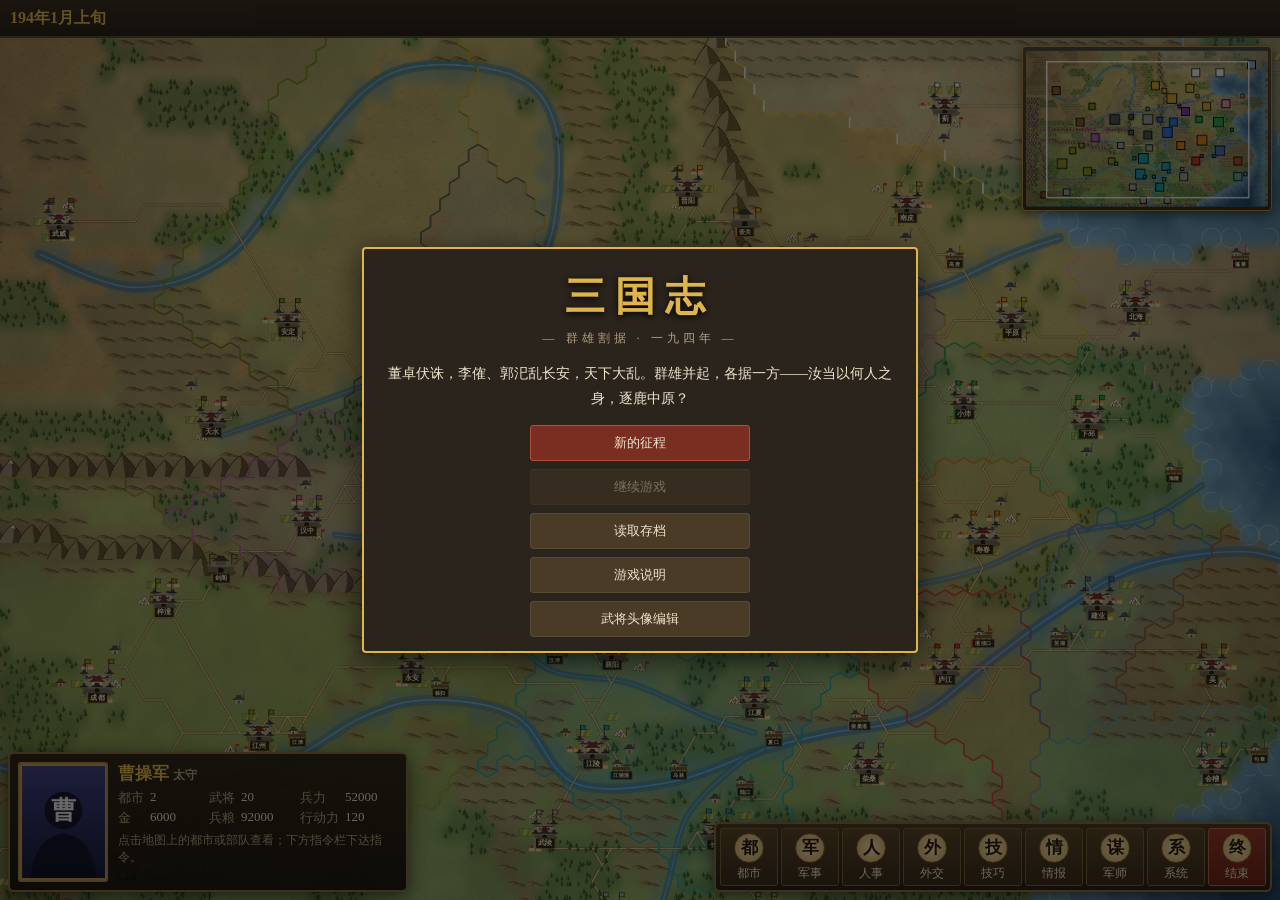
<file: index.html>
<!doctype html>
<html lang="zh-CN">
<head>
<meta charset="utf-8">
<meta name="viewport" content="width=device-width, initial-scale=1">
<title>三国志 · 群雄割据</title>
<link rel="stylesheet" href="css/style.css">
</head>
<body>
<div id="app">
  <header id="topbar">
    <div class="tb-left">
      <span id="tb-date" class="tb-date">—</span>
      <span id="tb-faction" class="tb-faction">—</span>
    </div>
    <div class="tb-stats" id="tb-stats"></div>
  </header>
  <main id="main">
    <div id="mapwrap">
      <canvas id="map"></canvas>
      <div id="tooltip" class="hidden"></div>
      <div id="ticker"></div>
      <div id="minimap-wrap"><canvas id="minimap" width="300" height="195"></canvas></div>
      <div id="log" class="hidden"></div>
      <div id="infocard"></div>
      <div id="unitmenu" class="hidden"></div>
      <div id="submenu" class="hidden"></div>
      <nav id="cmdbar"></nav>
      <div id="toast-area"></div>
      <div id="cutin-area"></div>
      <div id="advisor" class="hidden"></div>
    </div>
  </main>
</div>
<div id="modal-bg" class="hidden"><div id="modal"></div></div>

<script src="js/util.js"></script>
<script src="js/portraits.js"></script>
<script src="js/data/cities.js"></script>
<script src="js/data/officers.js"></script>
<script src="js/data/scenario.js"></script>
<script src="js/rules.js"></script>
<script src="js/map.js"></script>
<script src="js/state.js"></script>
<script src="js/ranks.js"></script>
<script src="js/tech.js"></script>
<script src="js/combat.js"></script>
<script src="js/units.js"></script>
<script src="js/works.js"></script>
<script src="js/forts.js"></script>
<script src="js/domestic.js"></script>
<script src="js/diplomacy.js"></script>
<script src="js/events.js"></script>
<script src="js/ai.js"></script>
<script src="js/turn.js"></script>
<script src="js/render.js"></script>
<script src="js/render_terrain.js"></script>
<script src="js/render_sprites.js"></script>
<script src="js/cutin.js"></script>
<script src="js/duel_debate.js"></script>
<script src="js/advisor.js"></script>
<script src="js/ui.js"></script>
<script src="js/ui_dialogs.js"></script>
<script src="js/ui_dialogs2.js"></script>
<script src="js/ui_layout.js"></script>
<script src="js/main.js"></script>
</body>
</html>
</file>
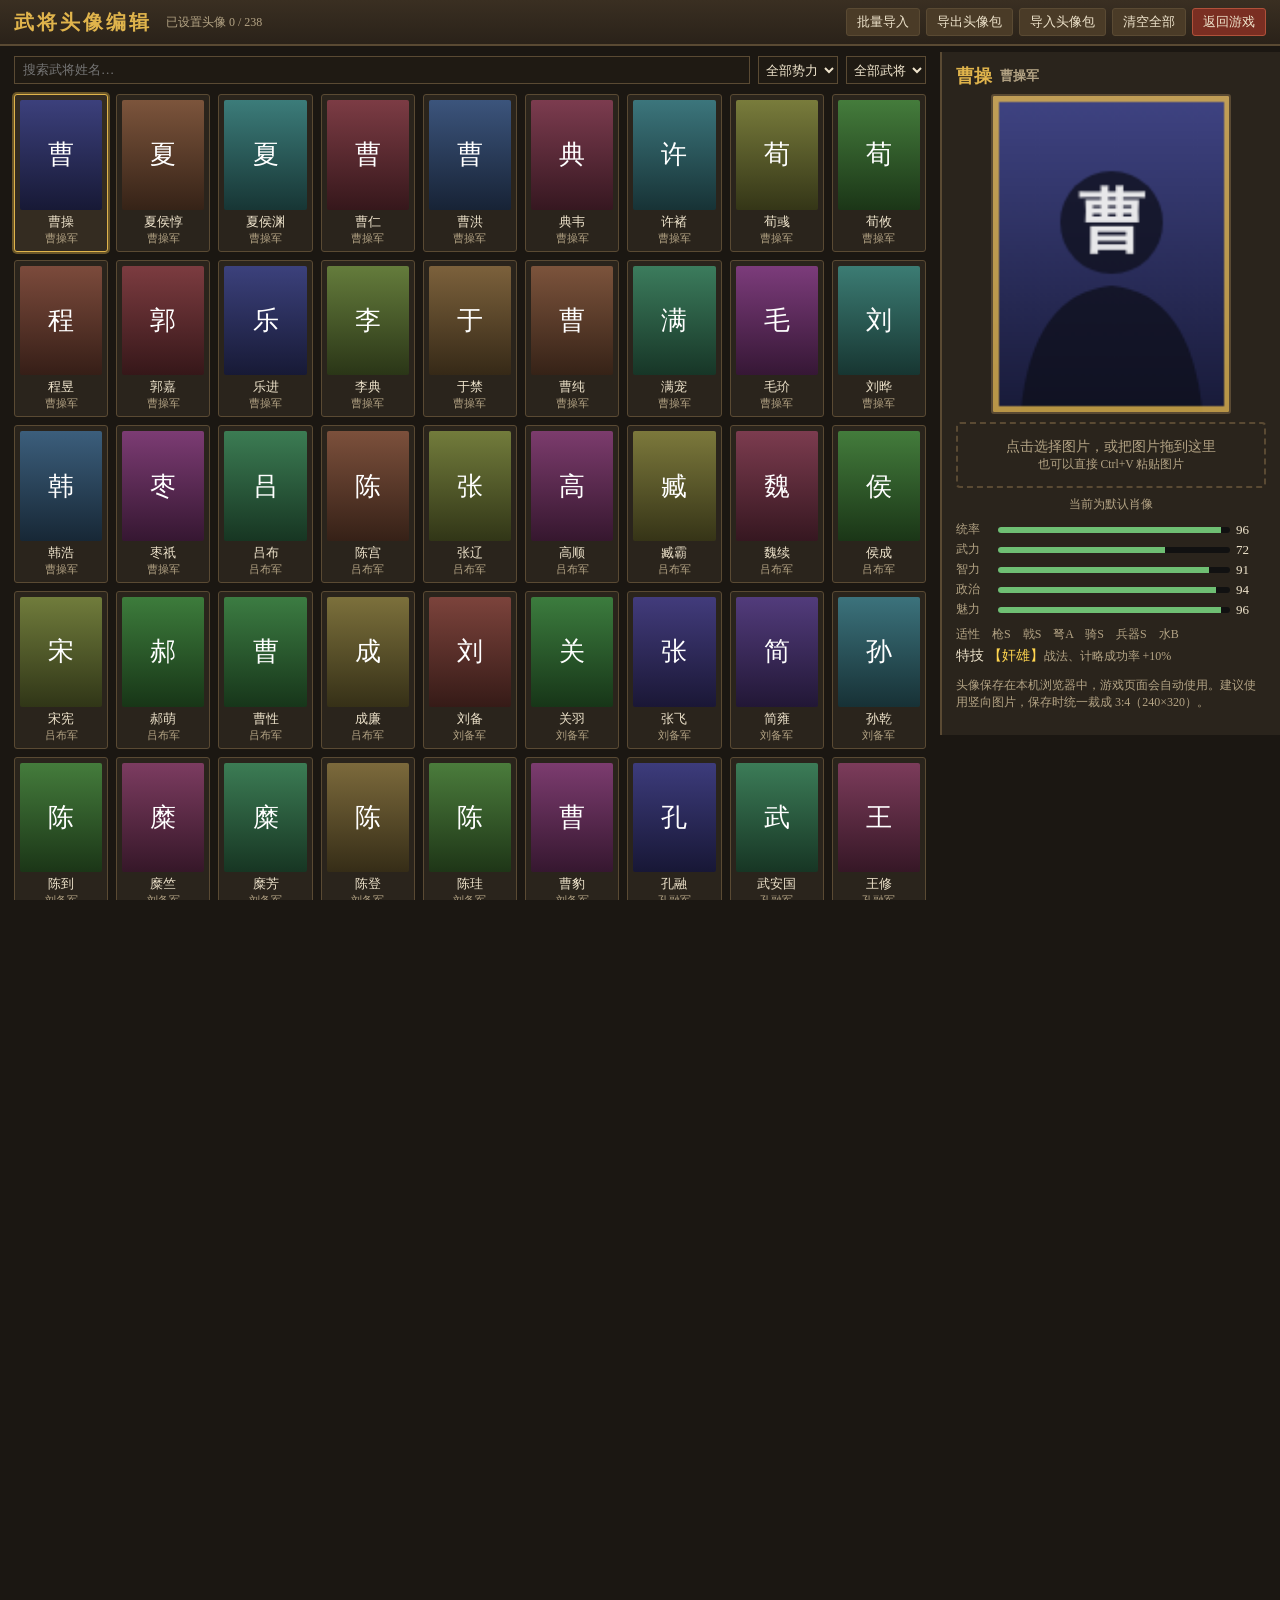
<file: editor.html>
<!doctype html>
<html lang="zh-CN">
<head>
<meta charset="utf-8">
<meta name="viewport" content="width=device-width, initial-scale=1">
<title>武将头像编辑</title>
<link rel="stylesheet" href="css/style.css">
<link rel="stylesheet" href="css/editor.css">
</head>
<body class="editor">
<header class="ed-top">
  <h1>武将头像编辑</h1>
  <span class="muted" id="ed-count"></span>
  <div class="ed-actions">
    <button id="btn-batch" title="一次选择多张图片，文件名为武将姓名（如 关羽.png）即自动匹配">批量导入</button>
    <input type="file" id="f-batch" accept="image/*" multiple hidden>
    <button id="btn-export" title="把全部自定义头像导出为一个文件，便于备份或分享">导出头像包</button>
    <button id="btn-import" title="导入之前导出的头像包">导入头像包</button>
    <input type="file" id="f-pack" accept=".json,application/json" hidden>
    <button id="btn-clear">清空全部</button>
    <a class="btn primary" href="index.html">返回游戏</a>
  </div>
</header>
<main class="ed-main">
  <section class="ed-list">
    <div class="ed-filters">
      <input id="q" type="search" placeholder="搜索武将姓名…">
      <select id="fac"></select>
      <select id="has">
        <option value="all">全部武将</option>
        <option value="yes">已有头像</option>
        <option value="no">尚无头像</option>
      </select>
    </div>
    <div id="grid" class="ed-grid"></div>
  </section>
  <aside class="ed-detail" id="detail"></aside>
</main>
<div id="toast-area"></div>
<script src="js/util.js"></script>
<script src="js/data/officers.js"></script>
<script src="js/data/scenario.js"></script>
<script src="js/rules.js"></script>
<script src="js/state.js"></script>
<script src="js/portraits.js"></script>
<script src="js/editor.js"></script>
</body>
</html>
</file>
<file: css/style.css>
:root {
  --bg: #1b1712;
  --panel: #2a241c;
  --panel2: #342c21;
  --line: #5a4a33;
  --text: #efe4cc;
  --dim: #b3a384;
  --gold: #e0b44c;
  --red: #d9534f;
  --green: #6fbf73;
  --blue: #5b9bd5;
  --btn: #4a3b27;
  --btn-h: #604c31;
}
* { box-sizing: border-box; }
html, body { margin: 0; height: 100%; background: var(--bg); color: var(--text);
  font-family: "Noto Serif SC", "Songti SC", "SimSun", "Microsoft YaHei", serif; font-size: 14px; overflow: hidden; }
button { font-family: inherit; font-size: 13px; color: var(--text); background: var(--btn);
  border: 1px solid var(--line); border-radius: 3px; padding: 4px 10px; cursor: pointer; }
button:hover:not(:disabled) { background: var(--btn-h); border-color: var(--gold); }
button:disabled { opacity: .4; cursor: default; }
button.primary { background: #7a2e22; border-color: #b0513a; }
a.btn { display: inline-block; font-size: 13px; color: var(--text); background: var(--btn); border: 1px solid var(--line); border-radius: 3px; padding: 4px 10px; text-decoration: none; text-align: center; }
a.btn:hover { background: var(--btn-h); border-color: var(--gold); }
button.primary:hover:not(:disabled) { background: #963a2b; }
button.sel { border-color: var(--gold); background: #6d5630; }
input[type=range] { width: 100%; }
.row input[type=range] { flex: 1; width: auto; min-width: 120px; }
select, input[type=number] { background: #1f1a13; color: var(--text); border: 1px solid var(--line); padding: 3px; font-family: inherit; }

#app { display: flex; flex-direction: column; height: 100%; }
#topbar { display: flex; align-items: center; gap: 12px; padding: 6px 10px; background: linear-gradient(#3a2f22, #2a2219);
  border-bottom: 2px solid var(--line); flex-wrap: wrap; }
.tb-left { display: flex; gap: 10px; align-items: center; }
.tb-date { font-weight: bold; color: var(--gold); font-size: 16px; min-width: 150px; }
.tb-faction { padding: 2px 10px; border-radius: 3px; font-weight: bold; }
.tb-stats { display: flex; gap: 14px; flex: 1; color: var(--dim); flex-wrap: wrap; }
.tb-stats b { color: var(--text); }
.tb-right { display: flex; gap: 6px; }

#main { flex: 1; display: flex; min-height: 0; }
#topbar { min-height: 38px; }
#mapwrap { flex: 1; position: relative; overflow: hidden; background: #1d3a57; }
#map { display: block; width: 100%; height: 100%; cursor: grab; }
#map.dragging { cursor: grabbing; }
#minimap { width: 100%; height: auto; border-top: 2px solid var(--line); cursor: pointer; background: #1d3a57; }

#tooltip { position: absolute; pointer-events: none; background: rgba(20,16,11,.92); border: 1px solid var(--line);
  padding: 4px 8px; border-radius: 3px; font-size: 12px; white-space: nowrap; z-index: 5; }
.hidden { display: none !important; }
body.pregame .tb-stats, body.pregame .tb-right, body.pregame .tb-faction { visibility: hidden; }

#log { position: absolute; right: 8px; top: 186px; width: 330px; max-width: calc(100% - 16px); max-height: 40vh; overflow-y: auto; z-index: 4;
  background: rgba(20,16,11,.9); border: 1px solid var(--line); border-radius: 3px; padding: 4px 8px; font-size: 12px; line-height: 1.55; }
#log .l-bad { color: #ff8a80; }
#log .l-good { color: #a5d6a7; }
#log .l-war { color: #ffcc80; }
#log .l-dim { color: var(--dim); }
#toast-area { position: absolute; top: 12px; left: 50%; transform: translateX(-50%); display: flex; flex-direction: column; gap: 6px; align-items: center; z-index: 6; pointer-events: none; }
.toast { background: rgba(40,30,20,.95); border: 1px solid var(--gold); padding: 8px 18px; border-radius: 4px; font-size: 15px;
  animation: fadeout 2.8s forwards; }
@keyframes fadeout { 0%, 75% { opacity: 1; } 100% { opacity: 0; } }

/* panel */
h2 { margin: 0 0 6px; font-size: 18px; color: var(--gold); display: flex; align-items: center; gap: 8px; }
h3 { margin: 10px 0 4px; font-size: 14px; color: var(--gold); border-bottom: 1px solid var(--line); padding-bottom: 2px; }
.chip { display: inline-block; padding: 0 6px; border-radius: 2px; font-size: 12px; color: #fff; }
.kv { display: grid; grid-template-columns: auto 1fr auto 1fr; gap: 2px 8px; font-size: 13px; }
.kv span:nth-child(odd) { color: var(--dim); }
.bar { height: 6px; background: #111; border-radius: 3px; overflow: hidden; margin: 1px 0 3px; }
.bar > i { display: block; height: 100%; background: var(--green); }
.cmds { display: grid; grid-template-columns: repeat(3, 1fr); gap: 4px; margin-top: 6px; }
.cmds button { padding: 5px 2px; }
.cmd-group { font-size: 12px; color: var(--dim); margin-top: 8px; }
.olist { width: 100%; border-collapse: collapse; font-size: 12px; }
.olist th { color: var(--dim); font-weight: normal; text-align: right; padding: 1px 3px; border-bottom: 1px solid var(--line); position: sticky; top: 0; background: var(--panel2); }
.olist td { text-align: right; padding: 2px 3px; border-bottom: 1px solid #3a3226; }
.olist td:first-child, .olist th:first-child { text-align: left; }
.olist tr.acted td { color: #8c7d63; }
.olist tr.pick { cursor: pointer; }
.olist tr.pick:hover td { background: #3d3325; }
.olist tr.chosen td { background: #5b4424; }
.facs { display: flex; flex-wrap: wrap; gap: 4px; }
.fac { background: var(--panel2); border: 1px solid var(--line); padding: 1px 6px; border-radius: 2px; font-size: 12px; }
.fac.building { border-style: dashed; color: var(--dim); }
.muted { color: var(--dim); font-size: 12px; }
.warn { color: #ff8a80; }
.good { color: #a5d6a7; }
.skill { color: #ffd54f; }
.av { width: 20px; height: 26px; object-fit: cover; border-radius: 2px; vertical-align: middle; margin-right: 4px; display: inline-block; }
.av.ph { background: linear-gradient(hsl(var(--h),35%,38%), hsl(var(--h),40%,18%)); color: #fff; font-size: 12px; line-height: 26px; text-align: center; }
.pts { display: flex; gap: 6px; margin: 4px 0 8px; }
.pts figure { margin: 0; text-align: center; font-size: 11px; color: var(--dim); }
.pts img { width: 60px; height: 80px; object-fit: cover; border: 1px solid var(--line); border-radius: 2px; display: block; }
.duel-pts { display: flex; justify-content: space-around; align-items: center; margin-bottom: 8px; }
.duel-pts img { width: 96px; height: 128px; object-fit: cover; border: 2px solid var(--gold); border-radius: 3px; display: block; }
.duel-pts figure { margin: 0; text-align: center; }
#cutin-area { position: absolute; inset: 0; pointer-events: none; z-index: 7; overflow: hidden; }
.cutin { position: absolute; left: 0; top: 22%; display: flex; align-items: flex-end; animation: ci-in .28s ease-out; }
.cutin img { width: 150px; height: 200px; object-fit: cover; border: 3px solid var(--c); border-radius: 3px; box-shadow: 0 6px 24px rgba(0,0,0,.6); position: relative; z-index: 1; margin-left: 24px; }
.cutin .ci-band { background: linear-gradient(90deg, rgba(20,14,8,.95), rgba(20,14,8,.7) 70%, transparent); border-top: 2px solid var(--c); border-bottom: 2px solid var(--c);
  padding: 8px 60px 8px 22px; margin-left: -10px; margin-bottom: 18px; min-width: 300px; }
.cutin .ci-title { font-size: 28px; font-weight: bold; color: var(--c); text-shadow: 0 2px 4px #000; letter-spacing: 2px; }
.cutin .ci-name { font-size: 14px; color: var(--dim); }
.cutin .ci-line { font-size: 17px; color: #fff; margin-top: 2px; }
.cutin.big img { width: 190px; height: 253px; }
.cutin.big .ci-title { font-size: 36px; }
.cutin.foe { left: auto; right: 0; flex-direction: row-reverse; animation-name: ci-in-r; }
.cutin.foe img { margin-left: 0; margin-right: 24px; }
.cutin.foe .ci-band { margin-left: 0; margin-right: -10px; padding: 8px 22px 8px 60px; text-align: right; background: linear-gradient(270deg, rgba(40,10,8,.95), rgba(40,10,8,.7) 70%, transparent); }
.cutin.out { transition: opacity .28s, transform .28s; opacity: 0; transform: translateX(-40px); }
.cutin.foe.out { transform: translateX(40px); }
@keyframes ci-in { from { transform: translateX(-110%); opacity: 0; } to { transform: none; opacity: 1; } }
@keyframes ci-in-r { from { transform: translateX(110%); opacity: 0; } to { transform: none; opacity: 1; } }
.toast.rep { display: flex; gap: 10px; align-items: center; text-align: left; font-size: 14px; max-width: 460px; }
.toast.rep img { width: 42px; height: 56px; object-fit: cover; border: 1px solid var(--gold); border-radius: 2px; }
#advisor { position: absolute; top: 10px; left: 10px; width: 420px; max-width: calc(100% - 20px); display: flex; gap: 10px; z-index: 6;
  background: rgba(30,24,16,.94); border: 1px solid var(--gold); border-radius: 4px; padding: 8px; box-shadow: 0 4px 18px rgba(0,0,0,.5); }
#advisor > img { width: 72px; height: 96px; object-fit: cover; border: 1px solid var(--line); border-radius: 2px; flex-shrink: 0; }
#advisor .ad-body { flex: 1; min-width: 0; }
#advisor .ad-head { display: flex; gap: 8px; align-items: baseline; }
#advisor .ad-head b { color: var(--gold); }
#advisor .ad-x { margin-left: auto; padding: 0 6px; }
#advisor ul { margin: 4px 0; padding-left: 18px; font-size: 13px; line-height: 1.55; }
#advisor li.go { cursor: pointer; }
#advisor li.go:hover { color: var(--gold); text-decoration: underline; }
#advisor li.urgent { color: #ff8a80; }
#advisor .ad-auto { font-size: 11px; }
.evt-pts { display: flex; gap: 10px; justify-content: center; margin-bottom: 8px; }
.evt-pts figure { margin: 0; text-align: center; font-size: 12px; color: var(--dim); }
.evt-pts img { width: 84px; height: 112px; object-fit: cover; border: 2px solid var(--gold); border-radius: 3px; display: block; }
@media (max-width: 800px) { .cutin img { width: 100px; height: 133px; } .cutin .ci-title { font-size: 20px; } #advisor { width: calc(100% - 20px); } }
.rank { color: #90caf9; font-size: 10px; margin-left: 3px; }
.evt { line-height: 1.9; max-width: 560px; }

/* modal */
#modal-bg { position: fixed; inset: 0; background: rgba(0,0,0,.55); display: flex; align-items: center; justify-content: center; z-index: 20; }
#modal { background: var(--panel); border: 2px solid var(--gold); border-radius: 4px; min-width: 360px; max-width: min(900px, 96vw);
  max-height: 90vh; overflow-y: auto; padding: 14px 16px; box-shadow: 0 6px 30px rgba(0,0,0,.6); }
#modal .foot { display: flex; justify-content: flex-end; gap: 8px; margin-top: 12px; }
#modal .scroll { max-height: 50vh; overflow-y: auto; border: 1px solid var(--line); }
.row { display: flex; gap: 8px; align-items: center; margin: 6px 0; flex-wrap: wrap; }
.row label { min-width: 64px; color: var(--dim); }
.opts { display: flex; flex-wrap: wrap; gap: 4px; }
.faction-grid { width: min(820px, 88vw); display: grid; grid-template-columns: repeat(auto-fill, minmax(150px, 1fr)); gap: 6px; }
.faction-card { border: 1px solid var(--line); padding: 6px 8px; border-radius: 3px; cursor: pointer; background: var(--panel2); }
.faction-card:hover { border-color: var(--gold); }
.faction-card .fn { font-weight: bold; font-size: 15px; }
.title-screen { text-align: center; }
.title-screen h1 { font-size: 40px; letter-spacing: 10px; margin: 6px 0; color: var(--gold); text-shadow: 0 2px 6px #000; }
.duel { font-family: monospace; font-size: 13px; white-space: pre-wrap; line-height: 1.6; max-height: 50vh; overflow-y: auto; }

@media (max-width: 800px) {
  #topbar { gap: 4px 8px; padding: 4px 6px; }
  .tb-date { min-width: 0; font-size: 14px; }
  .tb-stats { gap: 2px 8px; font-size: 12px; flex-basis: 100%; order: 3; }
  .tb-right { flex-wrap: wrap; gap: 4px; }
  .tb-right button { padding: 3px 6px; }
  #main { flex-direction: column; }
  #minimap { display: none; }
  #log { width: calc(100% - 16px); max-height: 90px; }
}

.tech-grid { display: grid; grid-template-columns: repeat(4, minmax(150px, 1fr)); gap: 8px; }
.tech-grid .tb { display: flex; flex-direction: column; gap: 4px; }
.tech-grid .tb-h { color: var(--gold); font-weight: bold; text-align: center; border-bottom: 1px solid var(--line); }
.tech-grid .tc { border: 1px solid var(--line); border-radius: 3px; padding: 4px 6px; display: flex; flex-direction: column; gap: 1px; background: var(--panel2); font-size: 12px; }
.tech-grid .tc b { font-size: 13px; }
.tech-grid .tc small { color: var(--dim); }
.tech-grid .tc span { font-size: 11px; color: var(--dim); }
.tech-grid .tc.ok { cursor: pointer; border-color: #b08a45; }
.tech-grid .tc.ok:hover { background: #4a3a24; }
.tech-grid .tc.done { background: #2f4a2a; border-color: #6fbf73; }
.tech-grid .tc.busy { background: #4a3a1a; border-color: var(--gold); }
.tech-grid .tc.lock { opacity: .55; }
@media (max-width: 800px) { .tech-grid { grid-template-columns: repeat(2, 1fr); } }
.du-top { display: flex; justify-content: space-around; align-items: center; gap: 10px; margin-bottom: 8px; }
.du-side { margin: 0; width: 170px; text-align: center; }
.du-side img { width: 110px; height: 146px; object-fit: cover; border: 2px solid var(--gold); border-radius: 3px; display: block; margin: 0 auto 4px; }
.du-vs { font-size: 28px; font-weight: bold; color: var(--gold); text-shadow: 0 2px 6px #000; }
.du-acts, .db-hand { display: flex; gap: 6px; justify-content: center; flex-wrap: wrap; margin-top: 10px; }
.du-acts button { padding: 8px 14px; font-size: 14px; }
.du-res { text-align: center; font-size: 18px; color: var(--gold); margin-top: 8px; }
.db-card { width: 74px; height: 96px; display: flex; flex-direction: column; align-items: center; justify-content: center; gap: 6px; border-radius: 6px; border-width: 2px; }
.db-card b { font-size: 18px; }
.db-card span { font-size: 11px; letter-spacing: 1px; color: #ffd54f; }
.db-li { background: linear-gradient(#2d4a6b, #1c2f45); border-color: #5b9bd5; }
.db-yi { background: linear-gradient(#6b5a2d, #45391c); border-color: #e0b44c; }
.db-qing { background: linear-gradient(#6b2d3d, #451c27); border-color: #e57373; }
/* ---------- 仿三国志11 布局 ---------- */
#minimap-wrap { position: absolute; top: 8px; right: 8px; width: 250px; z-index: 4; padding: 3px; background: linear-gradient(#5a4526, #3a2c19);
  border: 1px solid #b08a45; border-radius: 4px; box-shadow: 0 3px 12px rgba(0,0,0,.5); }
#minimap { width: 100%; height: auto; display: block; border: none; background: #1d3a57; cursor: pointer; }
#infocard { position: absolute; left: 8px; bottom: 8px; width: 400px; max-width: calc(100% - 16px); z-index: 4; display: flex; gap: 10px; padding: 8px;
  background: linear-gradient(rgba(44,34,22,.95), rgba(26,20,13,.95)); border: 2px solid #8a6d3b; border-radius: 6px; box-shadow: 0 4px 16px rgba(0,0,0,.55); }
#infocard .ic-pt { width: 90px; height: 120px; object-fit: cover; border: 2px solid #b08a45; border-radius: 3px; flex-shrink: 0; background: #111; }
#infocard .ic-body { flex: 1; min-width: 0; font-size: 13px; }
#infocard .ic-title { font-size: 17px; font-weight: bold; color: var(--gold); margin-bottom: 2px; }
#infocard .ic-grid { display: grid; grid-template-columns: auto 1fr auto 1fr auto 1fr; gap: 2px 6px; margin: 4px 0; }
#infocard .ic-grid span { color: var(--dim); }
#infocard .ic-grid b { font-weight: normal; }
#infocard .ic-line { font-size: 12px; margin-top: 2px; }
#infocard .ic-deps { font-size: 12px; color: var(--dim); }
#infocard .ic-hint { margin-top: 5px; font-size: 12px; color: var(--dim); display: flex; gap: 6px; align-items: center; flex-wrap: wrap; }
#infocard .ic-hint button { padding: 2px 8px; font-size: 12px; }
#cmdbar { position: absolute; right: 8px; bottom: 8px; z-index: 5; display: flex; gap: 3px; padding: 4px; background: linear-gradient(#4a3a24, #2a2016);
  border: 2px solid #8a6d3b; border-radius: 6px; box-shadow: 0 4px 16px rgba(0,0,0,.55); }
#cmdbar .cb { width: 58px; height: 58px; padding: 2px; display: flex; flex-direction: column; align-items: center; justify-content: center; gap: 2px;
  background: linear-gradient(#5b4629, #3b2d1a); border: 1px solid #7a6038; }
#cmdbar .cb:hover:not(:disabled) { background: linear-gradient(#77603a, #4b3a22); border-color: var(--gold); }
#cmdbar .cb.primary { background: linear-gradient(#963a2b, #6d2419); border-color: #c0654e; }
#cmdbar .cb-ch { width: 30px; height: 30px; border-radius: 50%; display: flex; align-items: center; justify-content: center; font-size: 17px; font-weight: bold;
  color: #2a1c0c; background: radial-gradient(#f3dfae, #c9a660); border: 1px solid #7a5a2a; }
#cmdbar .cb-nm { font-size: 12px; }
#submenu { position: absolute; z-index: 8; display: flex; flex-direction: column; gap: 3px; min-width: 150px; padding: 6px;
  background: rgba(30,23,15,.97); border: 2px solid #b08a45; border-radius: 5px; box-shadow: 0 6px 20px rgba(0,0,0,.6); }
#submenu .sm-head { color: var(--gold); font-weight: bold; padding: 0 4px 3px; border-bottom: 1px solid var(--line); margin-bottom: 2px; }
#submenu button { text-align: left; display: flex; justify-content: space-between; gap: 10px; padding: 6px 10px; }
#submenu small, #unitmenu small { color: var(--dim); font-size: 11px; }
#unitmenu { position: absolute; z-index: 6; display: flex; gap: 4px; align-items: flex-start; }
#unitmenu .um-main, #unitmenu .um-side, #unitmenu > .um-tip { display: flex; flex-direction: column; gap: 2px; padding: 5px; min-width: 104px;
  background: rgba(30,23,15,.96); border: 2px solid #b08a45; border-radius: 5px; box-shadow: 0 4px 16px rgba(0,0,0,.55); }
#unitmenu .um-head { color: var(--gold); font-weight: bold; font-size: 13px; padding: 0 3px 3px; border-bottom: 1px solid var(--line); display: flex; flex-direction: column; }
#unitmenu button { text-align: left; padding: 4px 9px; display: flex; justify-content: space-between; gap: 8px; }
#unitmenu button.open { border-color: var(--gold); background: #6d5630; }
#unitmenu .um-tip { color: var(--text); font-size: 13px; padding: 4px 3px; }
#unitmenu.hint { transform: translateX(-50%); flex-direction: row; align-items: center; gap: 10px; padding: 5px 10px; background: rgba(30,23,15,.96);
  border: 2px solid #b08a45; border-radius: 5px; box-shadow: 0 4px 16px rgba(0,0,0,.55); }
#unitmenu.hint .um-tip { border: none; box-shadow: none; background: none; min-width: 0; padding: 0; }
#ticker { position: absolute; top: 96px; left: 50%; transform: translateX(-50%); z-index: 5; display: flex; flex-direction: column; gap: 3px; align-items: center; pointer-events: none; max-width: 60%; }
#ticker .tk { background: rgba(20,15,9,.82); border: 1px solid rgba(176,138,69,.6); border-radius: 3px; padding: 3px 12px; font-size: 13px; transition: opacity .8s; }
#ticker .tk.out { opacity: 0; }
#ticker .l-bad { color: #ff8a80; } #ticker .l-good { color: #a5d6a7; } #ticker .l-war { color: #ffcc80; }
#toast-area { top: 70px; }
@media (max-width: 800px) {
  #main { flex-direction: column; }
  #minimap-wrap { display: none; }
  #infocard { left: 4px; right: 4px; width: auto; bottom: 74px; }
  #infocard .ic-pt { width: 60px; height: 80px; }
  #infocard .ic-grid { grid-template-columns: auto 1fr auto 1fr; }
  #cmdbar { left: 4px; right: 4px; bottom: 4px; overflow-x: auto; }
  #cmdbar .cb { width: 48px; height: 58px; flex-shrink: 0; }
  #log { top: 8px; }
}
</file>
<file: css/editor.css>
body.editor { overflow: auto; }
a.btn { display: inline-block; font-size: 13px; color: var(--text); background: var(--btn); border: 1px solid var(--line);
  border-radius: 3px; padding: 4px 10px; text-decoration: none; }
a.btn.primary { background: #7a2e22; border-color: #b0513a; }
.ed-top { display: flex; align-items: center; gap: 14px; padding: 8px 14px; background: linear-gradient(#3a2f22, #2a2219);
  border-bottom: 2px solid var(--line); flex-wrap: wrap; position: sticky; top: 0; z-index: 3; }
.ed-top h1 { margin: 0; font-size: 20px; color: var(--gold); letter-spacing: 3px; }
.ed-actions { margin-left: auto; display: flex; gap: 6px; flex-wrap: wrap; }
.ed-main { display: flex; gap: 0; min-height: calc(100vh - 52px); }
.ed-list { flex: 1; padding: 10px 14px; min-width: 0; }
.ed-filters { display: flex; gap: 8px; margin-bottom: 10px; flex-wrap: wrap; }
.ed-filters input { flex: 1; min-width: 160px; background: #1f1a13; color: var(--text); border: 1px solid var(--line); padding: 5px 8px; font-family: inherit; }
.ed-grid { display: grid; grid-template-columns: repeat(auto-fill, minmax(92px, 1fr)); gap: 8px; }
.ed-card { background: var(--panel); border: 1px solid var(--line); border-radius: 3px; padding: 5px; cursor: pointer; text-align: center; position: relative; }
.ed-card:hover, .ed-card.drag { border-color: var(--gold); }
.ed-card.sel { border-color: var(--gold); box-shadow: 0 0 0 2px rgba(224,180,76,.4); background: var(--panel2); }
.ed-card .pic { width: 100%; aspect-ratio: 3 / 4; object-fit: cover; display: block; border-radius: 2px; background: #111; }
.ed-card .pic.ph { display: flex; align-items: center; justify-content: center; font-size: 26px; color: #fff;
  background: linear-gradient(hsl(var(--h),35%,36%), hsl(var(--h),40%,15%)); }
.ed-card .nm { font-size: 13px; margin-top: 3px; white-space: nowrap; overflow: hidden; text-overflow: ellipsis; }
.ed-card .fc { font-size: 11px; color: var(--dim); }
.ed-card .ok { position: absolute; top: 3px; right: 3px; background: #2e7d32; color: #fff; font-size: 10px; padding: 0 4px; border-radius: 2px; }
.ed-detail { width: 340px; flex-shrink: 0; background: var(--panel); border-left: 2px solid var(--line); padding: 12px 14px;
  position: sticky; top: 52px; align-self: flex-start; max-height: calc(100vh - 52px); overflow-y: auto; }
.ed-big { width: 240px; height: 320px; display: block; margin: 6px auto; border: 2px solid var(--line); border-radius: 3px; object-fit: cover; background: #111; }
.ed-crop { width: 240px; height: 320px; display: block; margin: 6px auto; border: 2px solid var(--gold); cursor: grab; touch-action: none; background: #000; }
.ed-crop:active { cursor: grabbing; }
.ed-drop { border: 2px dashed var(--line); border-radius: 4px; padding: 14px; text-align: center; color: var(--dim); cursor: pointer; margin: 8px 0; }
.ed-drop:hover, .ed-drop.drag { border-color: var(--gold); color: var(--text); }
.ed-stats { display: grid; grid-template-columns: 36px 1fr 30px; gap: 3px 6px; align-items: center; font-size: 13px; margin: 8px 0; }
.ed-stats .bar { margin: 0; }
.ed-row { display: flex; gap: 6px; justify-content: center; margin: 6px 0; flex-wrap: wrap; }
@media (max-width: 800px) {
  .ed-main { flex-direction: column-reverse; }
  .ed-detail { width: 100%; position: static; max-height: none; border-left: none; border-bottom: 2px solid var(--line); }
}
</file>
